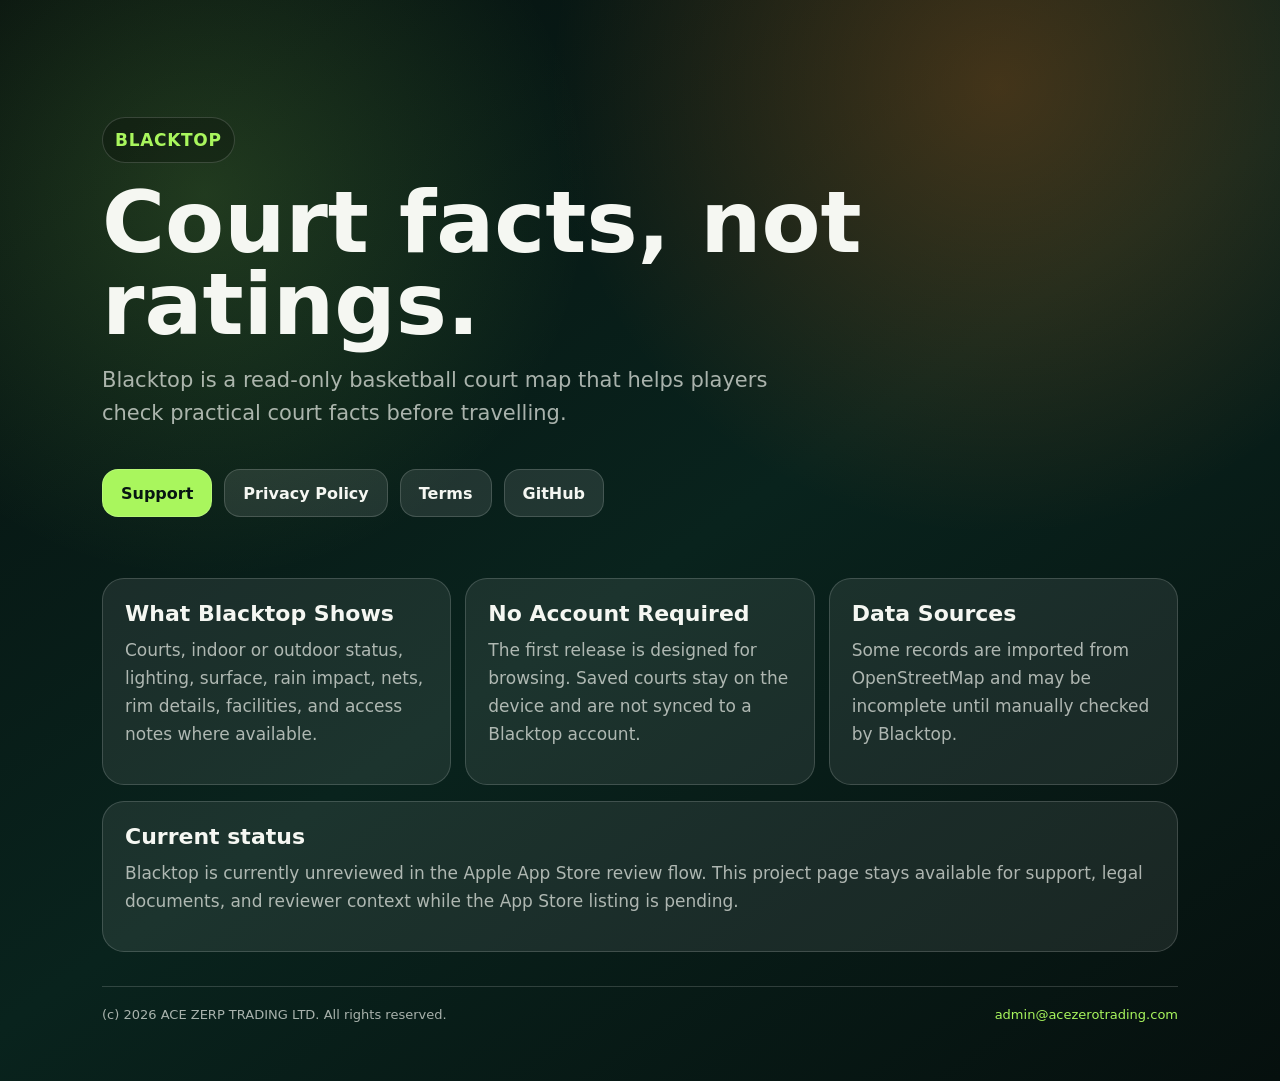
<file: docs/index.html>
<!doctype html>
<html lang="en">
<head>
  <meta charset="utf-8">
  <meta name="viewport" content="width=device-width, initial-scale=1">
  <title>Blacktop Support</title>
  <meta name="description" content="Blacktop support, privacy policy, and terms of use.">
  <link rel="stylesheet" href="./styles.css">
</head>
<body>
  <main class="page">
    <section class="hero">
      <p class="eyebrow">Blacktop</p>
      <h1>Court facts, not ratings.</h1>
      <p class="lead">Blacktop is a read-only basketball court map that helps players check practical court facts before travelling.</p>
      <div class="actions">
        <a class="button primary" href="./support/">Support</a>
        <a class="button" href="./privacy/">Privacy Policy</a>
        <a class="button" href="./terms/">Terms</a>
        <a class="button" href="https://github.com/AceWang377/Blacktop-App">GitHub</a>
      </div>
    </section>

    <section class="grid">
      <article>
        <h2>What Blacktop Shows</h2>
        <p>Courts, indoor or outdoor status, lighting, surface, rain impact, nets, rim details, facilities, and access notes where available.</p>
      </article>
      <article>
        <h2>No Account Required</h2>
        <p>The first release is designed for browsing. Saved courts stay on the device and are not synced to a Blacktop account.</p>
      </article>
      <article>
        <h2>Data Sources</h2>
        <p>Some records are imported from OpenStreetMap and may be incomplete until manually checked by Blacktop.</p>
      </article>
    </section>

    <section class="panel">
      <h2>Current status</h2>
      <p>Blacktop is currently unreviewed in the Apple App Store review flow. This project page stays available for support, legal documents, and reviewer context while the App Store listing is pending.</p>
    </section>

    <footer class="site-footer">
      <span>(c) 2026 ACE ZERP TRADING LTD. All rights reserved.</span>
      <a href="mailto:admin@acezerotrading.com">admin@acezerotrading.com</a>
    </footer>
  </main>
</body>
</html>
</file>
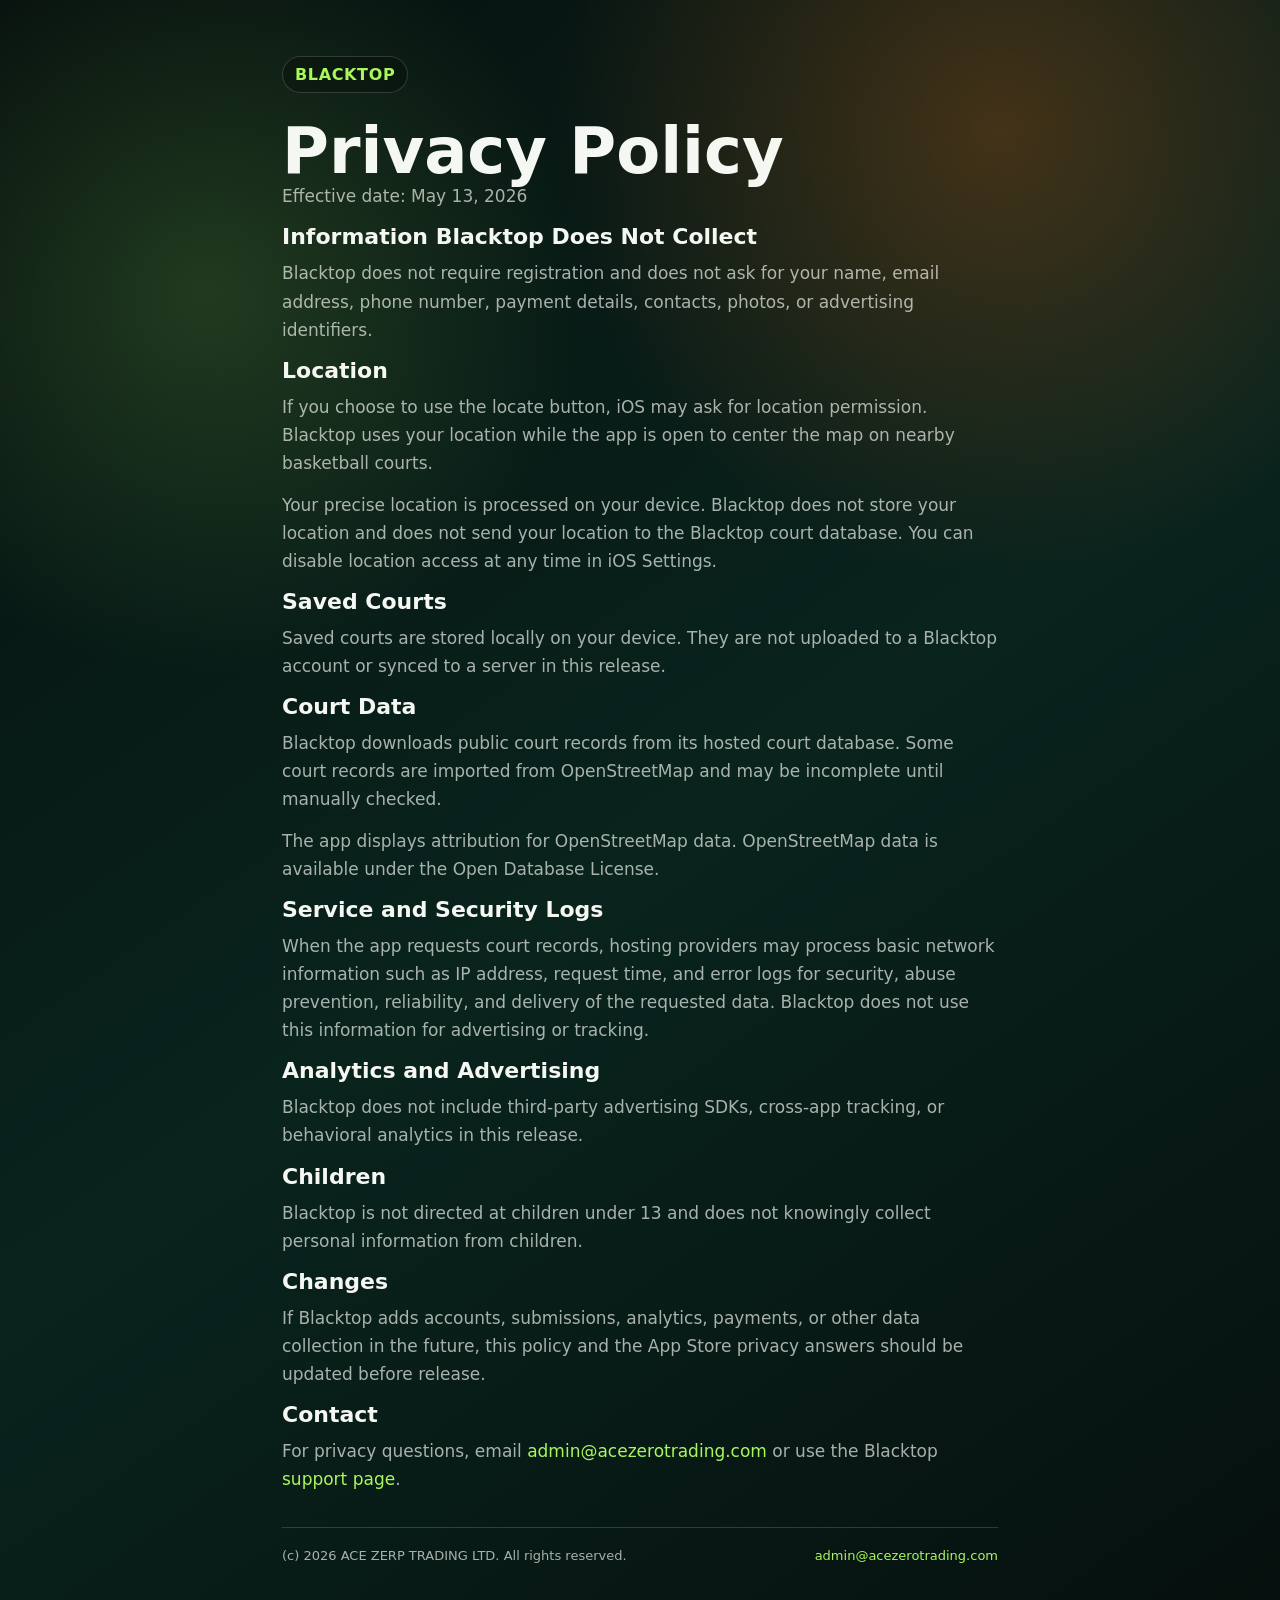
<file: docs/privacy/index.html>
<!doctype html>
<html lang="en">
<head>
  <meta charset="utf-8">
  <meta name="viewport" content="width=device-width, initial-scale=1">
  <title>Blacktop Privacy Policy</title>
  <meta name="description" content="Privacy policy for Blacktop.">
  <link rel="stylesheet" href="../styles.css">
</head>
<body>
  <main class="page narrow legal">
    <a class="back" href="../">Blacktop</a>
    <h1>Privacy Policy</h1>
    <p class="muted">Effective date: May 13, 2026</p>

    <h2>Information Blacktop Does Not Collect</h2>
    <p>Blacktop does not require registration and does not ask for your name, email address, phone number, payment details, contacts, photos, or advertising identifiers.</p>

    <h2>Location</h2>
    <p>If you choose to use the locate button, iOS may ask for location permission. Blacktop uses your location while the app is open to center the map on nearby basketball courts.</p>
    <p>Your precise location is processed on your device. Blacktop does not store your location and does not send your location to the Blacktop court database. You can disable location access at any time in iOS Settings.</p>

    <h2>Saved Courts</h2>
    <p>Saved courts are stored locally on your device. They are not uploaded to a Blacktop account or synced to a server in this release.</p>

    <h2>Court Data</h2>
    <p>Blacktop downloads public court records from its hosted court database. Some court records are imported from OpenStreetMap and may be incomplete until manually checked.</p>
    <p>The app displays attribution for OpenStreetMap data. OpenStreetMap data is available under the Open Database License.</p>

    <h2>Service and Security Logs</h2>
    <p>When the app requests court records, hosting providers may process basic network information such as IP address, request time, and error logs for security, abuse prevention, reliability, and delivery of the requested data. Blacktop does not use this information for advertising or tracking.</p>

    <h2>Analytics and Advertising</h2>
    <p>Blacktop does not include third-party advertising SDKs, cross-app tracking, or behavioral analytics in this release.</p>

    <h2>Children</h2>
    <p>Blacktop is not directed at children under 13 and does not knowingly collect personal information from children.</p>

    <h2>Changes</h2>
    <p>If Blacktop adds accounts, submissions, analytics, payments, or other data collection in the future, this policy and the App Store privacy answers should be updated before release.</p>

    <h2>Contact</h2>
    <p>For privacy questions, email <a href="mailto:admin@acezerotrading.com">admin@acezerotrading.com</a> or use the Blacktop <a href="../support/">support page</a>.</p>

    <footer class="site-footer">
      <span>(c) 2026 ACE ZERP TRADING LTD. All rights reserved.</span>
      <a href="mailto:admin@acezerotrading.com">admin@acezerotrading.com</a>
    </footer>
  </main>
</body>
</html>
</file>
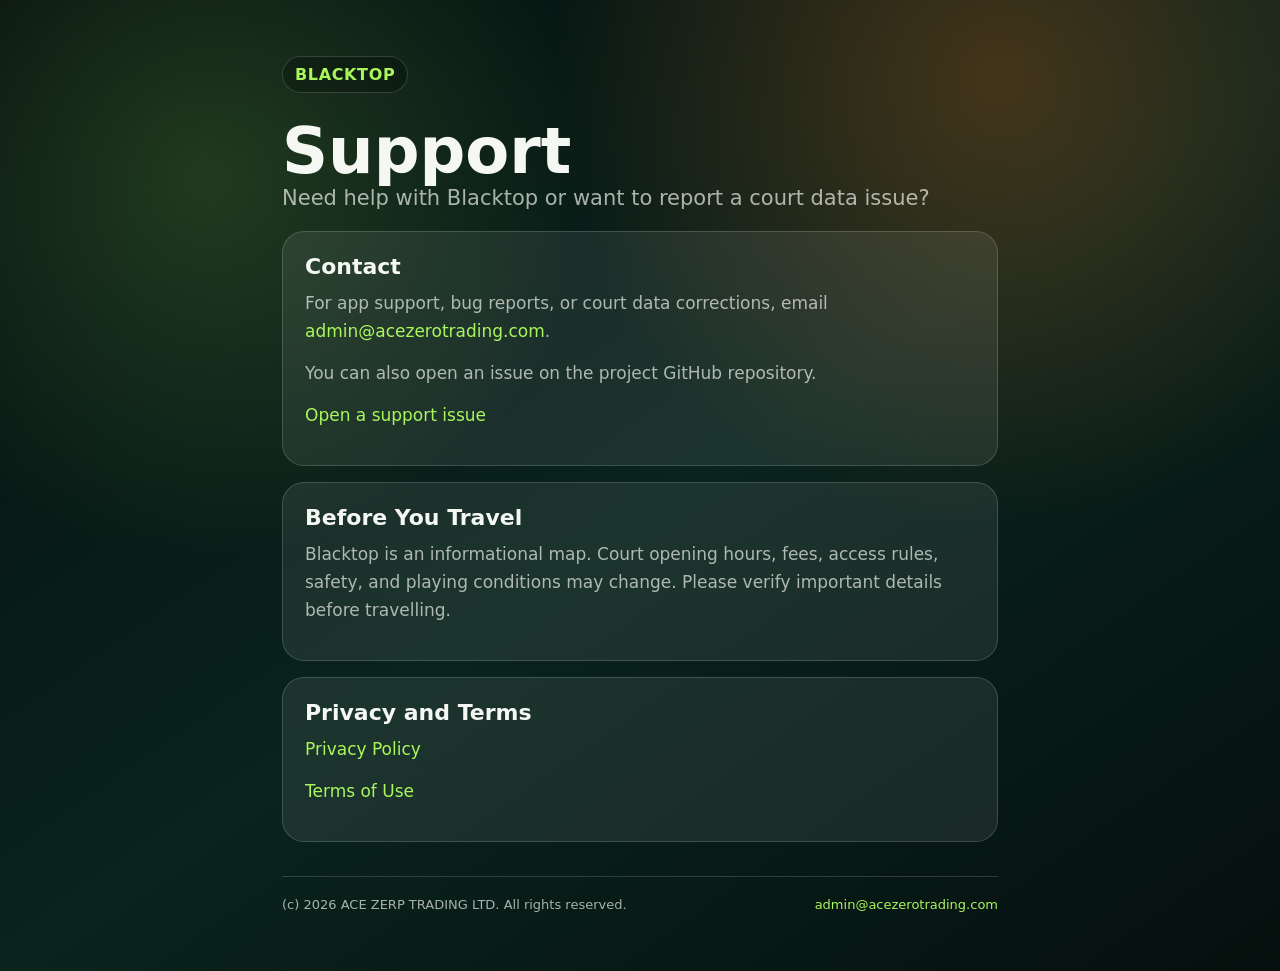
<file: docs/support/index.html>
<!doctype html>
<html lang="en">
<head>
  <meta charset="utf-8">
  <meta name="viewport" content="width=device-width, initial-scale=1">
  <title>Blacktop Support</title>
  <meta name="description" content="Support page for Blacktop.">
  <link rel="stylesheet" href="../styles.css">
</head>
<body>
  <main class="page narrow">
    <a class="back" href="../">Blacktop</a>
    <h1>Support</h1>
    <p class="lead">Need help with Blacktop or want to report a court data issue?</p>

    <section class="panel">
      <h2>Contact</h2>
      <p>For app support, bug reports, or court data corrections, email <a href="mailto:admin@acezerotrading.com">admin@acezerotrading.com</a>.</p>
      <p>You can also open an issue on the project GitHub repository.</p>
      <p><a href="https://github.com/AceWang377/Blacktop-App/issues">Open a support issue</a></p>
    </section>

    <section class="panel">
      <h2>Before You Travel</h2>
      <p>Blacktop is an informational map. Court opening hours, fees, access rules, safety, and playing conditions may change. Please verify important details before travelling.</p>
    </section>

    <section class="panel">
      <h2>Privacy and Terms</h2>
      <p><a href="../privacy/">Privacy Policy</a></p>
      <p><a href="../terms/">Terms of Use</a></p>
    </section>

    <footer class="site-footer">
      <span>(c) 2026 ACE ZERP TRADING LTD. All rights reserved.</span>
      <a href="mailto:admin@acezerotrading.com">admin@acezerotrading.com</a>
    </footer>
  </main>
</body>
</html>
</file>
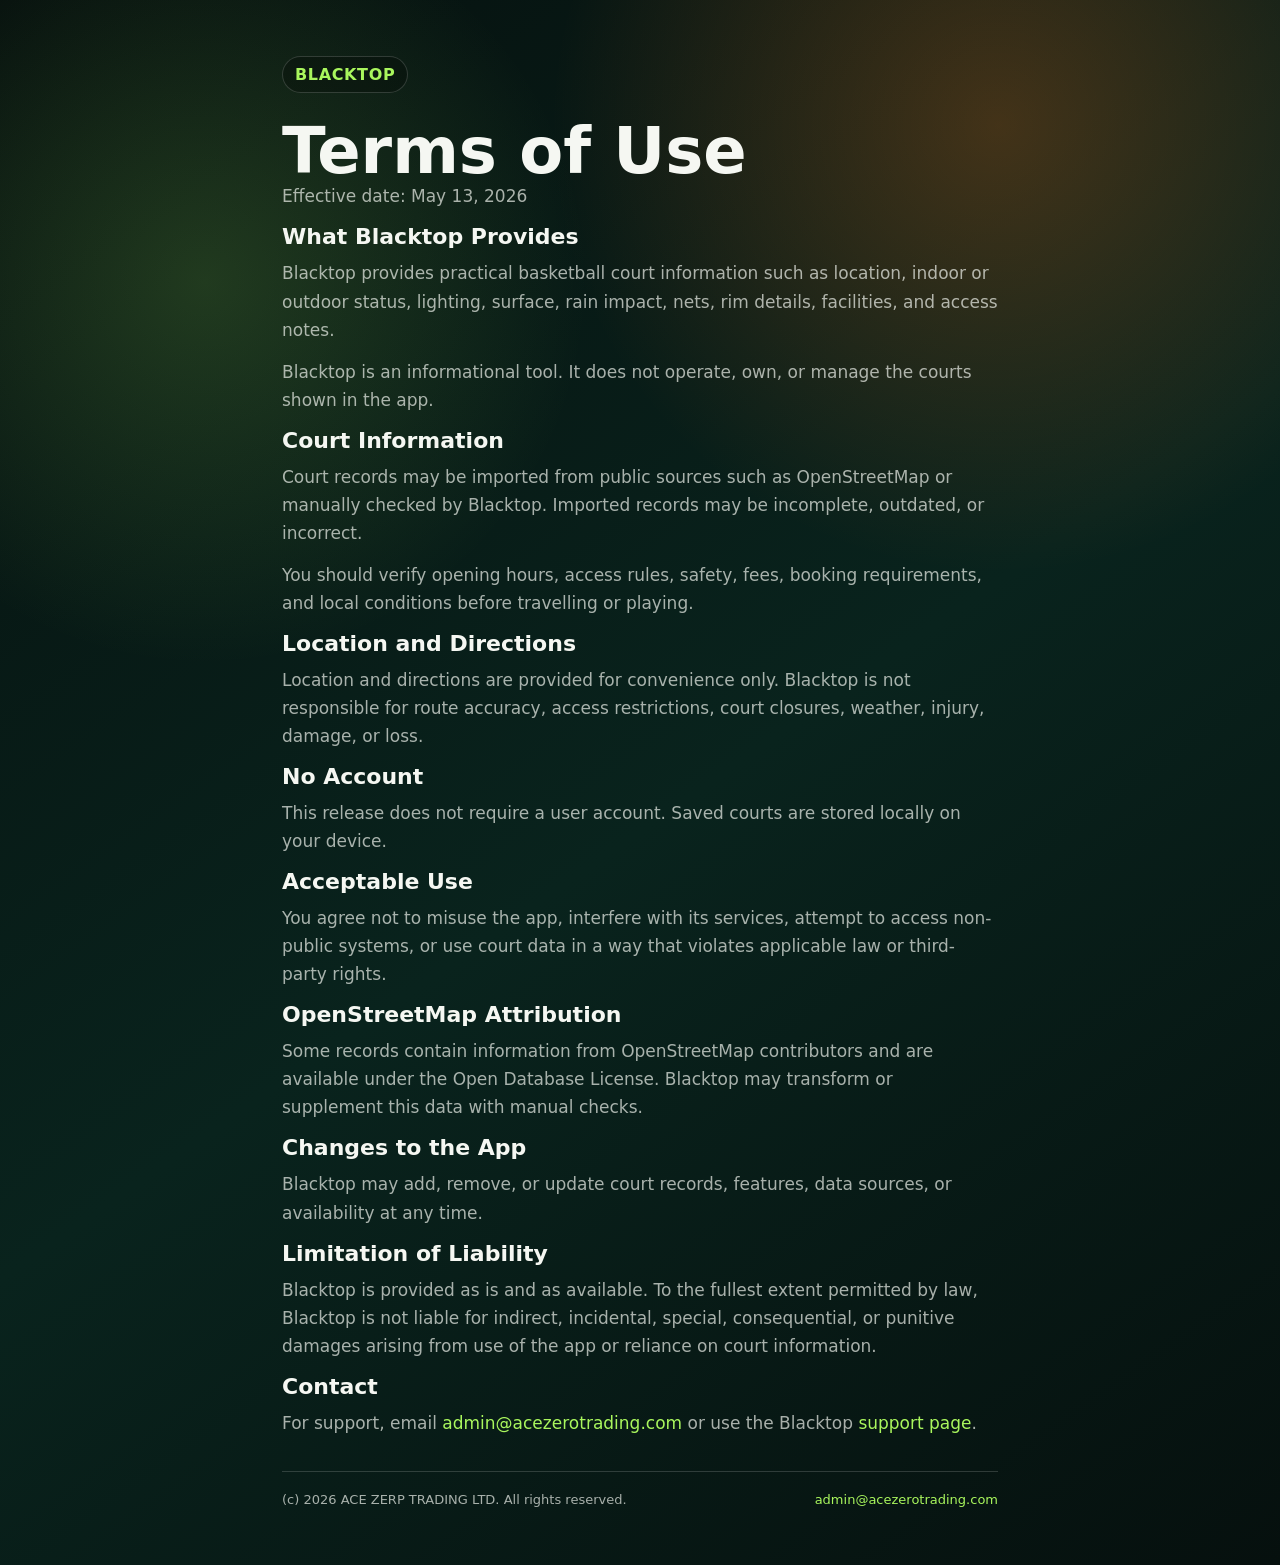
<file: docs/terms/index.html>
<!doctype html>
<html lang="en">
<head>
  <meta charset="utf-8">
  <meta name="viewport" content="width=device-width, initial-scale=1">
  <title>Blacktop Terms of Use</title>
  <meta name="description" content="Terms of use for Blacktop.">
  <link rel="stylesheet" href="../styles.css">
</head>
<body>
  <main class="page narrow legal">
    <a class="back" href="../">Blacktop</a>
    <h1>Terms of Use</h1>
    <p class="muted">Effective date: May 13, 2026</p>

    <h2>What Blacktop Provides</h2>
    <p>Blacktop provides practical basketball court information such as location, indoor or outdoor status, lighting, surface, rain impact, nets, rim details, facilities, and access notes.</p>
    <p>Blacktop is an informational tool. It does not operate, own, or manage the courts shown in the app.</p>

    <h2>Court Information</h2>
    <p>Court records may be imported from public sources such as OpenStreetMap or manually checked by Blacktop. Imported records may be incomplete, outdated, or incorrect.</p>
    <p>You should verify opening hours, access rules, safety, fees, booking requirements, and local conditions before travelling or playing.</p>

    <h2>Location and Directions</h2>
    <p>Location and directions are provided for convenience only. Blacktop is not responsible for route accuracy, access restrictions, court closures, weather, injury, damage, or loss.</p>

    <h2>No Account</h2>
    <p>This release does not require a user account. Saved courts are stored locally on your device.</p>

    <h2>Acceptable Use</h2>
    <p>You agree not to misuse the app, interfere with its services, attempt to access non-public systems, or use court data in a way that violates applicable law or third-party rights.</p>

    <h2>OpenStreetMap Attribution</h2>
    <p>Some records contain information from OpenStreetMap contributors and are available under the Open Database License. Blacktop may transform or supplement this data with manual checks.</p>

    <h2>Changes to the App</h2>
    <p>Blacktop may add, remove, or update court records, features, data sources, or availability at any time.</p>

    <h2>Limitation of Liability</h2>
    <p>Blacktop is provided as is and as available. To the fullest extent permitted by law, Blacktop is not liable for indirect, incidental, special, consequential, or punitive damages arising from use of the app or reliance on court information.</p>

    <h2>Contact</h2>
    <p>For support, email <a href="mailto:admin@acezerotrading.com">admin@acezerotrading.com</a> or use the Blacktop <a href="../support/">support page</a>.</p>

    <footer class="site-footer">
      <span>(c) 2026 ACE ZERP TRADING LTD. All rights reserved.</span>
      <a href="mailto:admin@acezerotrading.com">admin@acezerotrading.com</a>
    </footer>
  </main>
</body>
</html>
</file>
<file: docs/styles.css>
:root {
  color-scheme: dark;
  --night: #071512;
  --panel: rgba(255, 255, 255, 0.08);
  --line: rgba(255, 255, 255, 0.16);
  --text: #f5f7f2;
  --muted: rgba(245, 247, 242, 0.68);
  --green: #a9f65d;
  --orange: #ff7a1a;
}

* {
  box-sizing: border-box;
}

body {
  margin: 0;
  min-height: 100vh;
  font-family: ui-sans-serif, system-ui, -apple-system, BlinkMacSystemFont, "Segoe UI", sans-serif;
  color: var(--text);
  background:
    radial-gradient(circle at 78% 8%, rgba(255, 122, 26, 0.24), transparent 28rem),
    radial-gradient(circle at 16% 18%, rgba(169, 246, 93, 0.16), transparent 24rem),
    linear-gradient(145deg, #06100e 0%, #09231d 52%, #06100e 100%);
}

a {
  color: var(--green);
  text-decoration: none;
}

a:hover {
  text-decoration: underline;
}

.page {
  width: min(1120px, 100%);
  margin: 0 auto;
  padding: 56px 22px;
}

.narrow {
  width: min(760px, 100%);
}

.hero {
  min-height: 58vh;
  display: grid;
  align-content: center;
  gap: 18px;
}

.eyebrow,
.back {
  display: inline-flex;
  width: fit-content;
  margin: 0;
  padding: 8px 12px;
  border: 1px solid var(--line);
  border-radius: 999px;
  background: rgba(0, 0, 0, 0.24);
  color: var(--green);
  font-weight: 800;
  letter-spacing: 0.04em;
  text-transform: uppercase;
}

h1 {
  max-width: 780px;
  margin: 0;
  font-size: clamp(42px, 8vw, 86px);
  line-height: 0.96;
  letter-spacing: 0;
}

.legal h1,
.narrow h1 {
  margin-top: 28px;
  font-size: clamp(38px, 7vw, 64px);
}

h2 {
  margin: 0 0 10px;
  font-size: 22px;
}

p {
  margin: 0 0 14px;
  color: var(--muted);
  font-size: 17px;
  line-height: 1.65;
}

.lead {
  max-width: 720px;
  font-size: 21px;
  line-height: 1.55;
}

.muted {
  color: var(--muted);
}

.actions {
  display: flex;
  flex-wrap: wrap;
  gap: 12px;
  margin-top: 8px;
}

.button {
  display: inline-flex;
  min-height: 48px;
  align-items: center;
  justify-content: center;
  padding: 0 18px;
  border: 1px solid var(--line);
  border-radius: 16px;
  background: rgba(255, 255, 255, 0.10);
  color: var(--text);
  font-weight: 800;
}

.button.primary {
  background: var(--green);
  color: var(--night);
}

.grid {
  display: grid;
  grid-template-columns: repeat(3, minmax(0, 1fr));
  gap: 14px;
}

.grid article,
.panel {
  padding: 22px;
  border: 1px solid var(--line);
  border-radius: 22px;
  background: var(--panel);
}

.panel {
  margin-top: 16px;
}

.site-footer {
  display: flex;
  flex-wrap: wrap;
  gap: 10px 18px;
  justify-content: space-between;
  margin-top: 34px;
  padding-top: 18px;
  border-top: 1px solid var(--line);
  color: var(--muted);
  font-size: 13px;
  line-height: 1.5;
}

@media (max-width: 760px) {
  .page {
    padding: 34px 18px;
  }

  .hero {
    min-height: auto;
    padding: 54px 0 34px;
  }

  .grid {
    grid-template-columns: 1fr;
  }
}
</file>
